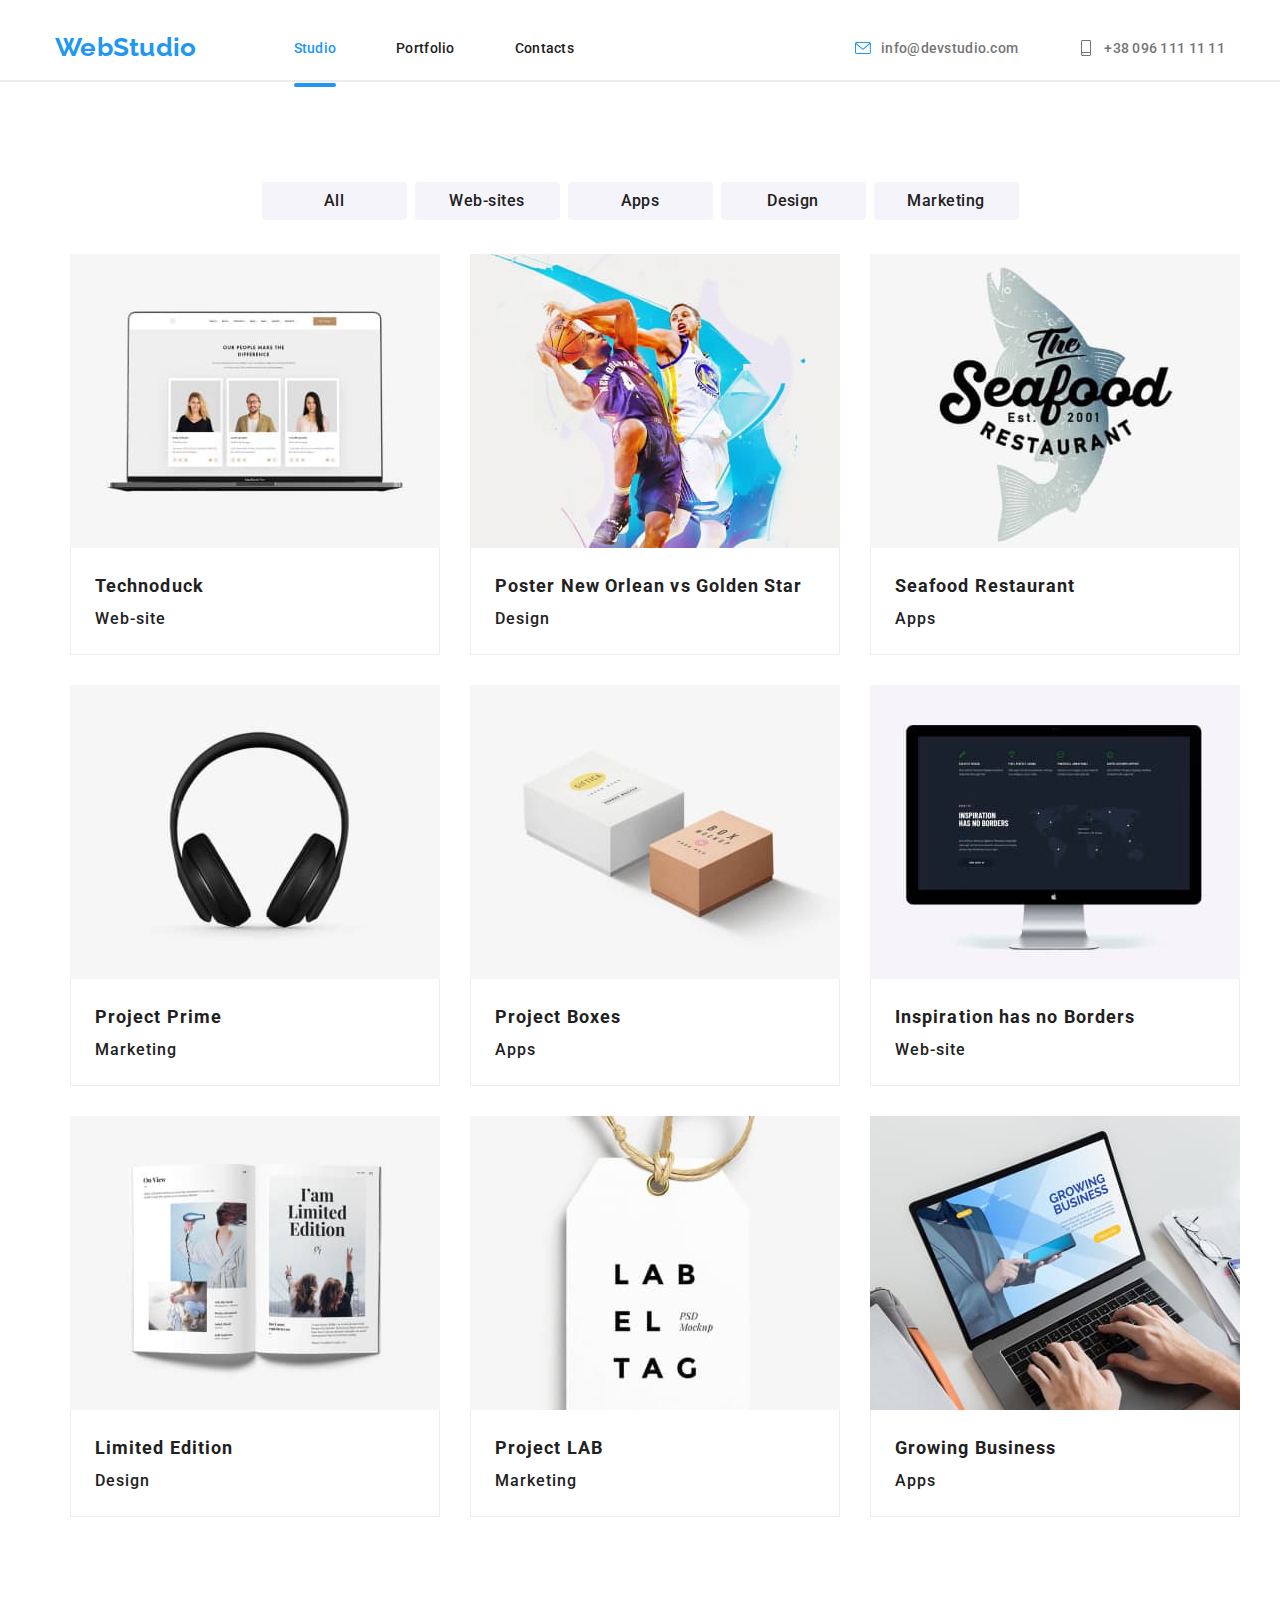
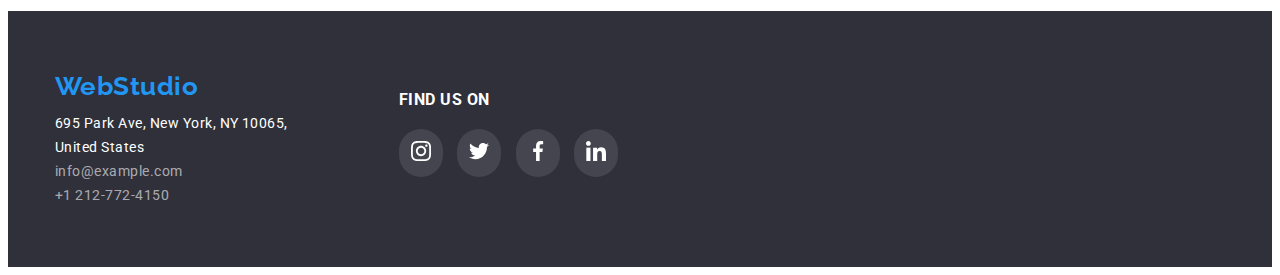
<file: portfolio.html>
<!DOCTYPE html>
<html lang="en">
    <head>
        <title> WebStudio</title>
        <meta charset="utf-8"/>
        <link rel="preconnect" href="https://fonts.googleapis.com"> 
<link rel="preconnect" href="https://fonts.gstatic.com" crossorigin> 
<link href="https://fonts.googleapis.com/css2?family=Raleway:wght@700&family=Roboto:wght@400;500;700;900&display=swap" rel="stylesheet">
        <link href="./css//styles.css" rel="stylesheet" type="text/css">
     </head>
     <body>

        <header class="header">
            <div class="container header-content">
            <nav class="nav-link">
                    
                        <a class="logo" href="./index.html">WebStudio</a>

                    
                    <ul class="list header-ul">
                    <li class="header-item">
                        <a class="nav-link nav-link-current" href="./index.html"> Studio</a>
                    </li>
                    <li class="header-item">
                        <a class="nav-link" href="portfolio.html"> Portfolio</a>
                    </li>
                    <li class="header-item">
                        <a class="nav-link" href="#"> Contacts</a>
                    </li>
                </ul>
                </nav>
                <ul class="header-ul list">
                    <li class="header-item">
                        <a href="mailto:info@devstudio.com" class="header-contacts link">
                          <svg class="header-contacts-icon">
                            <use href="./images/portfolio-images/icons.svg/symbol-defs.svg#icon-envelope-hover"></use>
                          </svg>
                          <p>info@devstudio.com</p>
                        </a>
                      </li>
                    <li class="header-item">
                        <a href="tel:+380961111111" class="header-contacts link">
                            <svg class="header-contacts-icon">
                              <use href="./images/portfolio-images/icons.svg/symbol-defs.svg#icon-smartphone"></use>
                            </svg>
                            <p>+38 096 111 11 11</p>
                          </a>
                   </li>
                </ul>
                <div class="line-1"></div>
            </nav>
        </div>

        </header>
        <main>
            <section class="section">
            <div class="container">
                <div class="header-button-list">
            <button class="header-button" type="button">All</button>
            <button class="header-button" type="button">Web-sites</button>
            <button class="header-button" type="button">Apps</button>
            <button class="header-button" type="button">Design</button>
            <button class="header-button" type="button">Marketing</button>
        </div>
            <section>
                <div class="container">
                    <ul class="cards-list list">
                        <li class="card">
                          <div class="card-image">
                            <img src="images/portfolio-images/img-9-2.jpg" alt="" />
                            <p class="card-hover-text">
                              Technoduck is a state-of-the-art coronavirus distribution
                              platform. Companies use this platform for digital espionage
                              and attacks on competitors' secure servers.
                            </p>
                          </div>
                          <div class="card-description">
                            <p class="card-description-name">Technoduck</p>
                            <p class="card-description-text">Web-site</p>
                          </div>
                        </li>
                        <li class="card">
                          <div class="card-image">
                            <img src="images/portfolio-images/img-10-2.jpg" alt="" />
                            <p class="card-hover-text">
                              Technoduck is a state-of-the-art coronavirus distribution
                              platform. Companies use this platform for digital espionage
                              and attacks on competitors' secure servers.
                            </p>
                          </div>
                          <div class="card-description">
                            <p class="card-description-name">
                              Poster New Orlean vs Golden Star
                            </p>
                            <p class="card-description-text">Design</p>
                          </div>
                        </li>
                        <li class="card">
                          <div class="card-image">
                            <img src="images/portfolio-images/img-11-2.jpg" alt="" />
                            <p class="card-hover-text">
                              Technoduck is a state-of-the-art coronavirus distribution
                              platform. Companies use this platform for digital espionage
                              and attacks on competitors' secure servers.
                            </p>
                          </div>
                          <div class="card-description">
                            <p class="card-description-name">Seafood Restaurant</p>
                            <p class="card-description-text">Apps</p>
                          </div>
                        </li>
                        <li class="card">
                          <div class="card-image">
                            <img src="images/portfolio-images/img-12-2.jpg" alt="" />
                            <p class="card-hover-text">
                              Technoduck is a state-of-the-art coronavirus distribution
                              platform. Companies use this platform for digital espionage
                              and attacks on competitors' secure servers.
                            </p>
                          </div>
                          <div class="card-description">
                            <p class="card-description-name">Project Prime</p>
                            <p class="card-description-text">Marketing</p>
                          </div>
                        </li>
                        <li class="card">
                          <div class="card-image">
                            <img src="images/portfolio-images/img-13-2.jpg" alt="" />
                            <p class="card-hover-text">
                              Technoduck is a state-of-the-art coronavirus distribution
                              platform. Companies use this platform for digital espionage
                              and attacks on competitors' secure servers.
                            </p>
                          </div>
                          <div class="card-description">
                            <p class="card-description-name">Project Boxes</p>
                            <p class="card-description-text">Apps</p>
                          </div>
                        </li>
                        <li class="card">
                          <div class="card-image">
                            <img src="images/portfolio-images/img-14-2.jpg" alt="" />
                            <p class="card-hover-text">
                              Technoduck is a state-of-the-art coronavirus distribution
                              platform. Companies use this platform for digital espionage
                              and attacks on competitors' secure servers.
                            </p>
                          </div>
                          <div class="card-description">
                            <p class="card-description-name">
                              Inspiration has no Borders
                            </p>
                            <p class="card-description-text">Web-site</p>
                          </div>
                        </li>
                        <li class="card">
                          <div class="card-image">
                            <img src="images/portfolio-images/img-15-2.jpg" alt="" />
                            <p class="card-hover-text">
                              Technoduck is a state-of-the-art coronavirus distribution
                              platform. Companies use this platform for digital espionage
                              and attacks on competitors' secure servers.
                            </p>
                          </div>
                          <div class="card-description">
                            <p class="card-description-name">Limited Edition</p>
                            <p class="card-description-text">Design</p>
                          </div>
                        </li>
                        <li class="card">
                          <div class="card-image">
                            <img src="images/portfolio-images/img-16-2.jpg" alt="" />
                            <p class="card-hover-text">
                              Technoduck is a state-of-the-art coronavirus distribution
                              platform. Companies use this platform for digital espionage
                              and attacks on competitors' secure servers.
                            </p>
                          </div>
                          <div class="card-description">
                            <p class="card-description-name">Project LAB</p>
                            <p class="card-description-text">Marketing</p>
                          </div>
                        </li>
                        <li class="card">
                          <div class="card-image">
                            <img src="images/portfolio-images/img-17-2.jpg" alt="" />
                            <p class="card-hover-text">
                              Technoduck is a state-of-the-art coronavirus distribution
                              platform. Companies use this platform for digital espionage
                              and attacks on competitors' secure servers.
                            </p>
                          </div>
                          <div class="card-description">
                            <p class="card-description-name">Growing Business</p>
                            <p class="card-description-text">Apps</p>
                          </div>
                        </li>
                      </ul>
                    </div>
                  </div>
                </section>
              </main>
              <footer class="footer-section">
                <div class="container">
                    <a class="logo" href="./index.html">WebStudio</a>
                    <address class="footer-address">
                        <ul class="list">
                    <a class="footer-address-link" href="https://goo.gl/maps/5aWoX5LeHJhxXqyz9"
                    >695 Park Ave, New York, NY 10065,<br/>
                    United States</a>
                
                        <li>
                            <a class="footer-contact" href="mailto:info@example.com">info@example.com</a>
                        </li>
                        <li>
                            <a class="footer-contact" href="tel:+12127724150">+1 212-772-4150</a>
                        </li>
                    </ul>
                </address>
            </div>
              <div class="findUs-container">
                <p class="findUs-text">Find us on</p>
                <ul class="list footer-icons-list">
                  <li>
                    <a href="">
                      <div class="footer-icon-wrapper">
                        <svg>
                          <use href="./images/portfolio-images/icons.svg/symbol-defs.svg#icon-instagram"></use>
                        </svg>
                      </div>
                    </a>
                  </li>
                  <li>
                    <a href="">
                      <div class="footer-icon-wrapper">
                        <svg>
                          <use href="./images/portfolio-images/icons.svg/symbol-defs.svg#icon-twitter"></use>
                        </svg>
                      </div>
                    </a>
                  </li>
                  <li>
                    <a href="">
                      <div class="footer-icon-wrapper">
                        <svg>
                          <use href="./images/portfolio-images/icons.svg/symbol-defs.svg#icon-facebook"></use>
                        </svg>
                      </div>
                    </a>
                  </li>
                  <li>
                    <a href="">
                      <div class="footer-icon-wrapper">
                        <svg>
                          <use href="./images/portfolio-images/icons.svg/symbol-defs.svg#icon-linkedin"></use>
                        </svg>
                      </div>
                    </a>
                  </li>
                </ul>
              </div>
           
          </footer>
</body>
</html>
</file>
<file: css/styles.css>
:root{
    --primary-text-color: #212121;
    --secondary-text-color: #757575;
    --primary-title-color: #212121;
    --secondary-title-color: #FFFFFF;
    --accent-color: #2196F3;
    --background-color-dark: #2F303A;
    --background-color-light: #F5F4FA;
    --icon-color: #afb1b8;
    --animation-time: 250ms;
    --timing-function: cubic-bezier(0.4, 0, 0.2, 1);
}
body{
    font-family: 'Roboto';
font-style: normal;
font-weight: 500;
font-size: 16px;
letter-spacing: 0.03em;
color: var(--primary-text-color);
}
h1,
h2,
h3,
h4,
h5,
h6,
p {
    margin: 0;
}
html {
  box-sizing: border-box;
}
*,
*::after,
*::before {
  box-sizing: inherit;
}
img {
  display: block;
  max-width: 100%;
  height: auto;
}
address {
  font-style: normal;
}
a{
    text-decoration: none;
}
ul{
    list-style: none;
}

/*HEADER*/
.logo{font-family: 'Raleway';
    font-weight: 700;
    font-size: 26px;
    line-height: calc(31/26);
    color: var(--accent-color);}
    .container {
      padding: 0 15px;
      width: 1200px;
      margin: 0 auto;
    }
    .header-content {
      display: flex;
      justify-content: space-between;
      align-items: baseline;
    }
    .list {
      list-style: none;
      padding: 0;
      margin: 0;
    }
    .logo {
      color: var(--accent-color);
      font-family: "raleway";
      font-size: 26px;
    }
    .link {
      text-decoration: none;
      color: inherit;
    }
.nav-link{
    display: flex;
    align-items: center;
    font-size: 14px;
    line-height: calc(16/14);
    letter-spacing: 0.02em;  
    color: var(--primary-text-color);
    }
    .header-ul {
        margin-left: 97px;
        display: flex;
        align-items: center;
      }
      .header-item:not(:last-child) {
        margin-right: 60px;
      }
      .header-item {
        position: relative;
        display: inline-block;
      }
      .header-item a {
        fill: var(--secondary-text-color);
        display: flex;
        flex-direction: row;
        align-items: center;
        gap: 10px;
      }
      .header-nav-link {
        display: block;
        padding: 32px 0px 31px 0px;
        font-weight: 500;
        color: var(--primary-title-color);
      }

.nav-link:hover,
.nav-link:focus {color: var(--accent-color);}

.nav-link-current {
  display: block;
  text-decoration: none;

  position: relative;
  padding: 32px 0px 31px 0px;
  font-weight: 500;
  color: var(--accent-color);
}
.nav-link-current::after {
  content: "";
  position: absolute;
  width: 100%;
  height: 4px;
  background-color: var(--accent-color);
  border-radius: 2px;
  bottom: 0;
  left: 0;
}

.header-contacts{
    display: block;
  padding: 32px 0px 31px 0px;
  font-weight: 500;
    font-style: normal;
    font-size: 14px;
    line-height: calc(16/14);
    letter-spacing: 0.02em;
    color: var(--secondary-text-color);
}
.header-contact:hover,
.header-contact:focus{color: var(--accent-color)}

/*HERO*/
.section{
    padding: 94px 0;
}
.hero-section{
  padding: 200px 0;
  background-image: linear-gradient(
      rgba(47, 48, 58, 0.4),
      rgba(47, 48, 58, 0.4)
    ),
    url("./images/portfolio-images/Img-header.png");
  background-repeat: no-repeat;
  background-position: center;
  background-size: cover;
  text-align: center;
}
.hero-title{
margin: auto;
font-weight: 900;
font-size: 44px;
line-height: calc(60/44);
text-align: center;
color: var(--secondary-title-color);
}

.hero-button{
  font-weight: 700;
  margin-top: 40px;
  background-color: var(--accent-color);
  border: 4px solid var(--accent-color);
  border-radius: 4px;
  padding: 15px 24px;
  font-size: 16px;
  color: var(--secondary-title-color);
  transition-duration: 0.4s;
}

.hero-button:hover{
    border: 4px solid var(--accent-color);
    background-color: var(--background-color-dark);
    color: var(--secondary-title-color)
    cursor: pointer;
}
.modal {
  position: relative;
  height: 581px;
  width: 528px;
  background-color: var(--secondary-title-color);
  z-index: 3;
}

.modal-button {
  display: flex;
  justify-content: center;
  align-items: center;
  height: 30px;
  width: 30px;
  background: none;
  position: absolute;
  top: 8px;
  right: 8px;
  border: 1px solid rgba(0, 0, 0, 0.1);
  border-radius: 50%;
}
.modal-button-icon {
  height: 18px;
  width: 18px;
}

/*FEATURES*/
.features-title{
font-weight: 700;
font-size: 14px;
line-height: calc(16/14);
text-transform: uppercase;
color: var(--primary-title-color);
}

.features-text{
    padding-top: 9px;
font-weight: 400;
font-size: 14px;
line-height: calc(24/14);
color: var(--secondary-text-color);
}

.features-list{
    display: flex;
    justify-content: space-between;
    gap: 30px;   
}

.features-list-item {
    line-height: 24px;
    font-size: 14px;
    width: 270px;
  }
  

/*WHAT WE DO*/
.do-section{
  padding-top: 0;
}
.whatwedo{
    text-align: center;
}
.WhatWeDo-text{
  width: 100%;
height: 70px;
  text-align: center;
  position: absolute;
font-style: normal;
font-weight: 700;
font-size: 14px;
line-height: 16px;
letter-spacing: 0.03em;
  background-color: rgba(33, 33, 33, 0.8);
  padding: 27px 0;
  color: var(--secondary-title-color);
  z-index: 1;
  bottom: 0;
}

.section-title{
font-weight: 700;
font-size: 36px;
line-height: calc(42/36);
text-align: center;
color: var(--primary-title-color);
}

.section-title-list{
    padding-top: 50px;
    display: flex;
    justify-content: space-between;
    gap: 30px;  
}
.section-title-list-item{
  position: relative
}
/*OUR TEAM*/
.team-section{  padding: 94px 0 94px 0;
    text-align: center;
  background-color: var(--background-color-light);
}
.team-member-title{
    margin-bottom: 10px;
font-size: 16px;
font-weight: 500;
line-height: calc(19/16);
text-align: center;
color: var(--primary-title-color);
}

.team-member-position{
    font-weight: 400;
font-size: 16px;
line-height: calc(19/16);
letter-spacing: 0.03em;
text-align: center;
color: var(--secondary-text-color);
}

.team-list{
    padding-top: 50px;
    display: flex;
    justify-content: space-between;
    gap: 30px;  
}
.team-member-icon-list {
  display: flex;
  flex-direction: row;
  justify-content: center;
  gap: 10px;
  padding: 16px 32px 30px;
}
.team-member-icon-list svg {
  width: 20px;
  height: 20px;
  fill: var(--icon-color);}

.team-list-item {
    background-color: var(--secondary-title-color);
    border-radius: 0px 0px 4px 4px;
    box-shadow: 0px 1px 3px rgba(0, 0, 0, 0.12), 0px 1px 1px rgba(0, 0, 0, 0.14),
      0px 2px 1px rgba(0, 0, 0, 0.2);
  }
  
.img1{
    margin-bottom: 30px;
}

/*FOOTER*/
.footer-section{  
    padding: 60px 0;
    background-color: var(--background-color-dark);
}
.footer-container {
  display: flex;
}

.footer-address{font-style: normal;
  padding-top: 9px;
  color: var(--secondary-text-color);
  font-size: 14px;
  font-weight: 400;
  line-height: 24px;
}
.footer-address a:hover {
  color:var(--secondary-title-color);}

.footer-address-link{
font-weight: 400;
font-size: 14px;
line-height: calc(24/14);
color: var(--secondary-title-color);
}
.footer-contact{
font-weight: 400;
font-size: 14px;
line-height: calc(24/14);
color: rgba(255, 255, 255, 0.6);
opacity: :0.6;
}

/*PORTFOLIO*/
/*HEADER BUTTON*/
.header {
  margin: auto;
  border-bottom: 1px solid var(--secondary-title-color);
}
.header-button{
    font-family: 'Roboto';
    font-style: normal;
    font-weight: 500;
    font-size: 16px;
    line-height: calc(26/16);
    text-align: center;
    letter-spacing: 0.03em;
color: var(--primary-text-color);
}
button{
width: 145px;
height: 38px;
left: 712px;
top: 174px; 
background: var(--background-color-light);
border-radius: 4px;
}
td{
font-family: 'Roboto';
font-style: normal;
font-weight: 400;
font-size: 16px;
line-height: calc(30/16);
letter-spacing: 0.03em;
color: var(--secondary-text-color);
}
h1{
font-family: 'Roboto';
font-style: normal;
font-weight: 700;
font-size: 18px;
line-height: calc(36/18);
letter-spacing: 0.06em;
color: var(--primary-title-color);
}

/*PORTFOLIO*/
.line-1{
 
position: absolute;
width: 1600px;
height: 0px;
left: 0px;
top: 80px;

border: 1px solid #ECECEC;

}
.cards-list {
    margin-top: 34px;
    list-style: none;
    display: flex;
    flex-direction: row;
    justify-content: center;
    gap: 30px;
    flex-wrap: wrap;
  }
  .card-description {
    border: 1px solid #eeeeee;
    border-top: none;
    padding: 20px 24px;
  }
  .card-description-name {
    letter-spacing: 0.06em;
    font-size: 18px;
    font-weight: 700;
    line-height: 36px;
  }
  .card-description-text {
    letter-spacing: 0.06em;
    font-size: 16px;
    line-height: 30px;
    color: var(--primary-text-color);
  }
  .card .card-image {
    position: relative;
    overflow: hidden;
  }
  .card:hover .card-hover-text {
    transform: translatey(0);
    transition-duration: var(--animation-time);
    transition-timing-function: var(--timing-function);
  }
  .card:hover {
    box-shadow: 0px 1px 1px rgba(0, 0, 0, 0.12), 0px 4px 4px rgba(0, 0, 0, 0.06),
      1px 4px 6px rgba(0, 0, 0, 0.16);
  
    transition-duration: var(--animation-time);
    transition-timing-function: var(--timing-function);
  }
  .header-button-list {
    display: flex;
    justify-content: center;
    gap: 8px;
  }
  .header-button {
    background-color:var(--background-color-light);
    height: 38px;
    padding: 0px 26px;
    border-radius: 4px;
    border: 0px;
    text-align: center;
    font-family: "Roboto";
    font-size: 16px;
    font-weight: 500;
    color: #212121;
    transition-duration: 0.4s;
    cursor: pointer;
  }
  .header-button:hover {
    background-color: var(--accent-color);
    color: var(--secondary-title-color);
    box-shadow: 0px 3px 1px rgba(0, 0, 0, 0.1), 0px 1px 2px rgba(0, 0, 0, 0.08),
      0px 2px 2px rgba(0, 0, 0, 0.12);
  }
  /*SVG ICONS*/
  .header-contacts-icon {
    max-width: 16px;
    max-height: 16px;
  }
  .team-member-icon-wrapper {
    border-radius: 50%;
    padding: 12px;
  }
  .team-member-icon-wrapper:hover {
    background-color: var(--accent-color);
    transition-duration: var(--animation-time);
    transition-timing-function: var(--timing-function);
  }
  .team-member-icon-wrapper:hover svg {
    fill: var(--secondary-title-color);
  }
  .features-card-image {
    background-color: var(--background-color-light);
    width: auto;
    padding: 25px 100px;
    margin-bottom: 30px;
  }
  .card-hover-text {
    position: absolute;
    top: 0;
    left: 0;
    width: 100%;
    height: 100%;
    background-color: var(--accent-color);
    backface-visibility: 0.9;
    transform: translatey(100%);
    transition: transform var(--animation-time) ease;
    font: 400 18px/28px Roboto;
    color: var(--secondary-title-color);
    padding: 24px;
    overflow: auto;
    opacity: 0.9;
  }
  .headers {
    text-align: center;
    font-size: 36px;
    font-weight: 700;
    color: var(--primary-title-color);
    line-height: 42.19px;
  }
  .customer-list {
    padding-top: 50px;
    display: flex;
    gap: 30px;
  }
  .customer-div {
    padding: 16px 32px;
    border: 1px solid #afb1b8;
    border-radius: 4px;
    display: inline-block;
  }
  .customer-icon {
    height: 60px;
    width: 106px;
    fill: var(--icon-color);
  }
  .customer-div:hover {
    border-color: var(--accent-color);
  }
  .customer-div:hover svg {
    fill: var(--accent-color);
  }
  /*FOOTER SVG ICONS*/
  .findUs-container {
    position: absolute;
left: 516px;
margin: -117px;
  }
  .findUs-text {
    font-family: Roboto;
    font-weight: 700;
    margin-bottom: 20px;
    letter-spacing: 0.03em;
    text-transform: uppercase;
color: var(--secondary-title-color);
  }
  .footer-icons-list svg {
width: 20px;
height: 20px;
    fill: white;
  }
  .footer-icons-list li {
    display: inline-block;
    margin-right: 10px;
  }
  .footer-icon {
    padding: 12px;
    background-color: rgba(255, 255, 255, 0.1);
    border-radius: 50px;
  }
  .footer-icon:hover {
    background-color: var(--accent-color);
    transition-duration: 400ms;
  }
  .footer-icon-wrapper {
    padding: 12px;
    background-color: rgba(255, 255, 255, 0.1);
    border-radius: 50px;
  }
  .footer-icon-wrapper:hover {
    background-color: var(--accent-color);
    transition-duration: var(--animation-time);
    transition-timing-function: var(--timing-function);
  }
  .is-hidden {
    pointer-events: none;
    opacity: 0;
  }
  .backdrop {
    bottom: 0;
    display: flex;
    justify-content: center;
    align-items: center;
    position: fixed;
    z-index: 2;
    width: 100%;
    height: 100vh;
    top: 0;
    left: 0;
    background-color: rgba(0, 0, 0, 0.2);
    transition-duration: var(--animation-time);
    transition-timing-function: var(--timing-function);
  }
</file>
